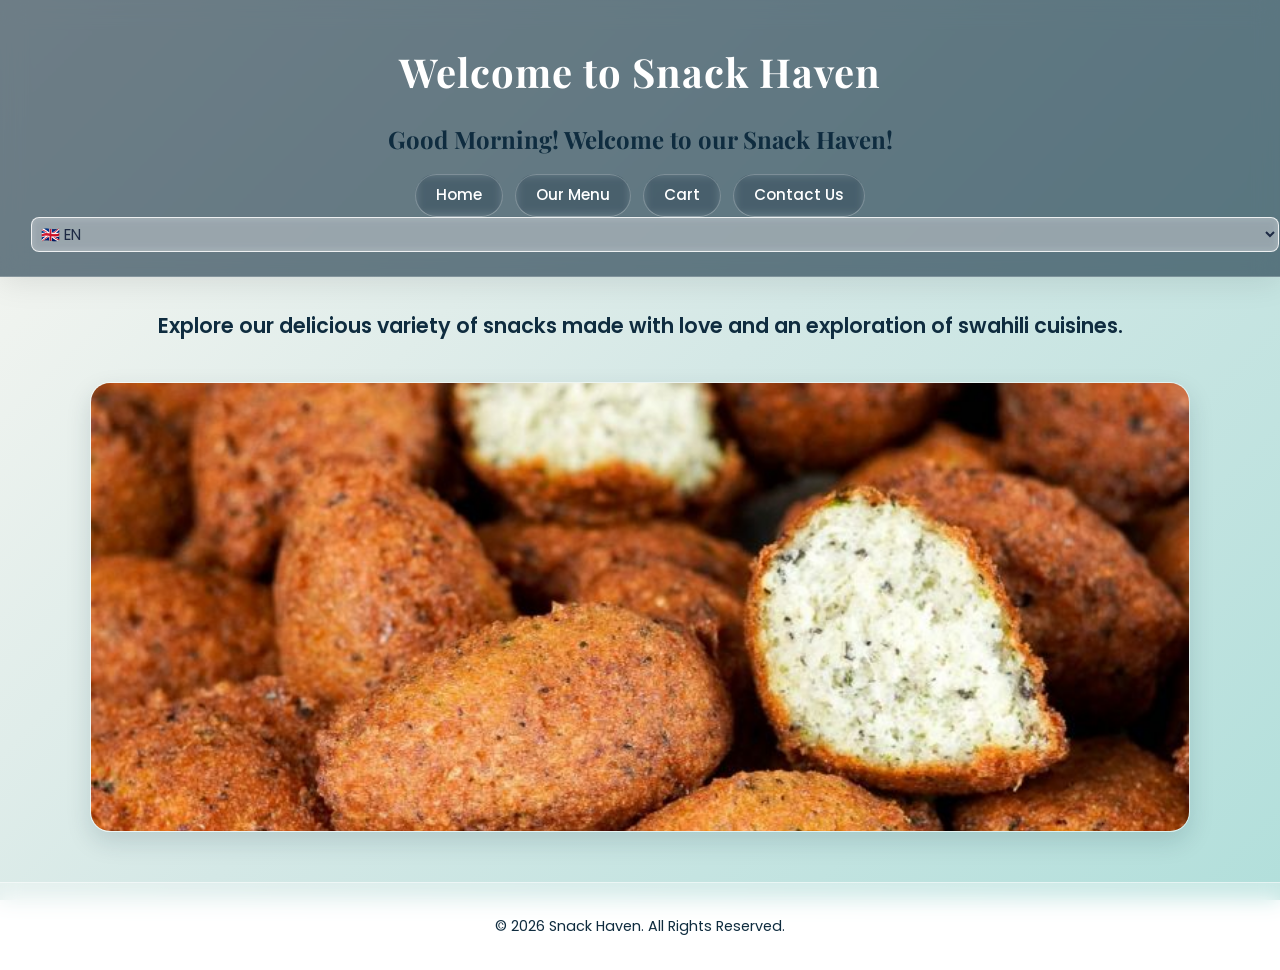
<file: index.html>
<!doctype html>
<html lang="en">
  <head>
    <meta charset="utf-8" />
    <meta name="viewport" content="width=device-width, initial-scale=1.0" />
    <title>Snack Haven | Home</title>
    <link rel="stylesheet" href="style.css" />
  </head>
  <body>
    <header>
      <h1>Welcome to Snack Haven</h1>
      <!-- Your JS greeting will inject right here -->
      <h2 id="greeting"></h2>

      <nav>
        <a href="index.html">Home</a>
        <a href="menu.html">Our Menu</a>
        <a href="cart.html">Cart</a>
        <a href="contact.html">Contact Us</a>
      </nav>

      <select id="language-selector" style="margin-left: 15px; padding: 5px">
        <option value="en">🇬🇧 EN</option>
        <option value="it">🇮🇹 IT</option>
        <option value="fr">🇫🇷 FR</option>
        <option value="de">🇩🇪 DE</option>
      </select>
    </header>

    <main>
      <section class="hero">
        <p>
          Explore our delicious variety of snacks made with love and an
          exploration of swahili cuisines.
        </p>
      </section>

      <!-- Slideshow container -->
      <section class="slideshow-container">
        <img class="slide" src="images/bajia.jpg" alt="Bajia" />
        <img class="slide" src="images/mandazi.jpg" alt="Maandazi" />
        <img class="slide" src="images/Samosa_1.jpg" alt="Pre-cooked Samosa" />
        <img class="slide" src="images/Samosa_2.jpg" alt="Cooked Samosa" />
        <img class="slide" src="images/ViaziKarai.jpg" alt="Viazi Karai" />
      </section>
    </main>

    <footer>
      <p>&copy; 2026 Snack Haven. All Rights Reserved.</p>
    </footer>

    <script src="script.js"></script>
  </body>
</html>
</file>
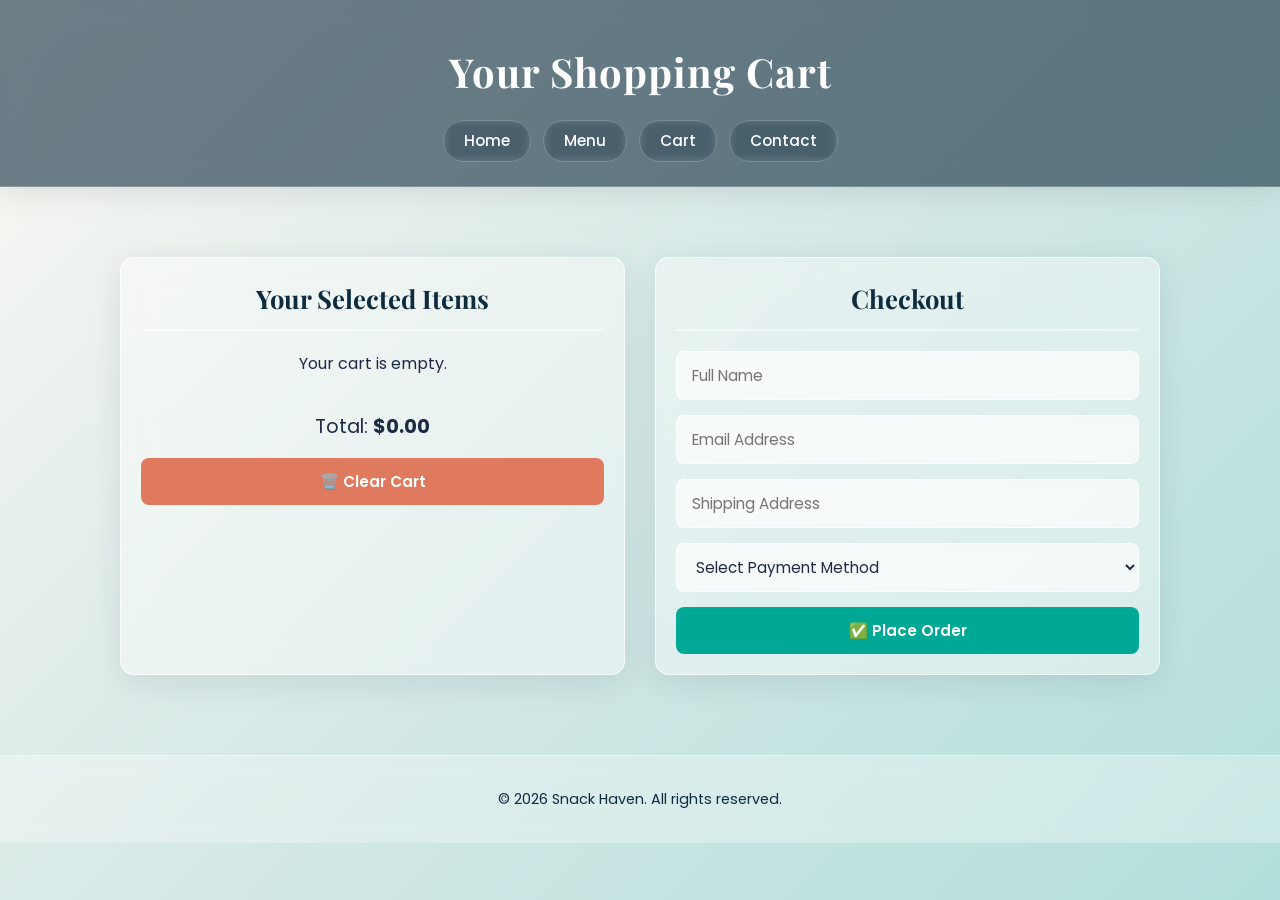
<file: cart.html>
<!doctype html>
<html lang="en">
  <head>
    <meta charset="UTF-8" />
    <meta name="viewport" content="width=device-width, initial-scale=1.0" />
    <title>Shopping Cart - Snack Haven</title>
    <link rel="stylesheet" href="style.css" />
  </head>
  <body>
    <header>
      <h1>Your Shopping Cart</h1>
      <nav>
        <a href="index.html">Home</a>
        <a href="menu.html">Menu</a>
        <a href="cart.html">Cart</a>
        <a href="contact.html">Contact</a>
      </nav>
    </header>

    <main class="cart-wrapper">
      <!-- Cart Items Panel -->
      <div class="cart-section">
        <h2>Your Selected Items</h2>
        <div id="cart-items"></div>
        <p style="font-size: 1.2rem; margin-top: 15px">
          Total: <strong>$<span id="cart-total">0.00</span></strong>
        </p>
        <button class="clear-cart-btn" onclick="clearCart()">
          🗑️ Clear Cart
        </button>
      </div>

      <!-- Checkout Form Panel -->
      <div class="checkout-section">
        <h2>Checkout</h2>
        <form id="checkout-form">
          <input type="text" placeholder="Full Name" required id="name" />
          <input type="email" placeholder="Email Address" required id="email" />
          <input
            type="text"
            placeholder="Shipping Address"
            required
            id="address"
          />

          <select id="payment-method" required>
            <option value="" disabled selected>Select Payment Method</option>
            <option value="credit-card">💳 Credit Card</option>
            <option value="mobile-money">📱 Mobile Money (M-Pesa)</option>
            <option value="pay-pal">🅿️ PayPal</option>
            <option value="cash-on-delivery">💵 Cash On Delivery</option>
          </select>

          <button type="submit">✅ Place Order</button>
        </form>
        <div id="checkout-response"></div>
      </div>
    </main>

    <footer>
      <p>&copy; 2026 Snack Haven. All rights reserved.</p>
    </footer>

    <script src="script.js"></script>
  </body>
</html>
</file>
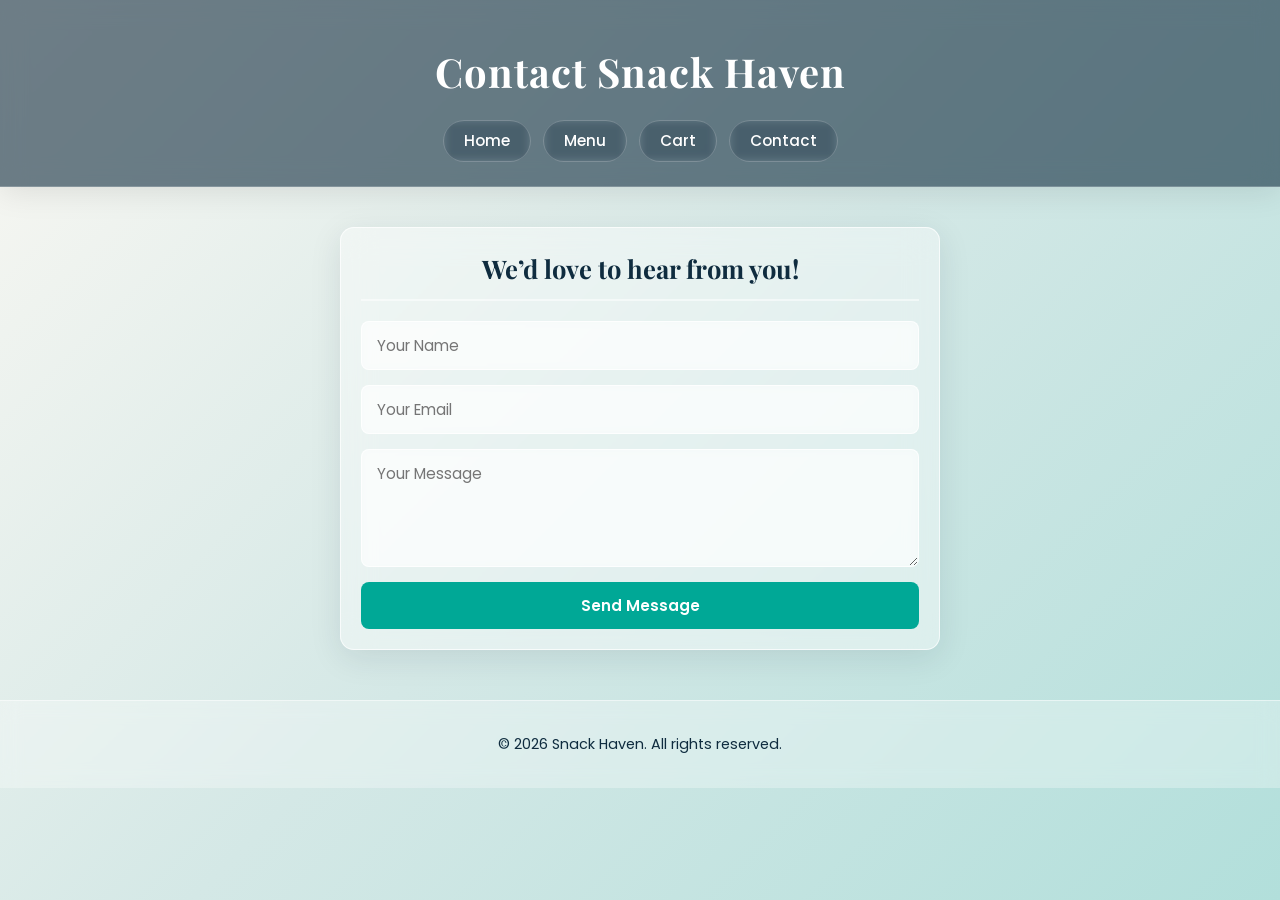
<file: contact.html>
<!doctype html>
<html lang="en">
  <head>
    <meta charset="utf-8" />
    <meta name="viewport" content="width=device-width, initial-scale=1.0" />
    <link rel="stylesheet" href="style.css" />
    <title>Contact Us - Snack Haven</title>
  </head>
  <body>
    <header>
      <h1>Contact Snack Haven</h1>
      <nav>
        <a href="index.html">Home</a>
        <a href="menu.html">Menu</a>
        <a href="cart.html">Cart</a>
        <a href="contact.html">Contact</a>
      </nav>
    </header>

    <main>
      <section id="contact">
        <h2>We’d love to hear from you!</h2>
        <form id="contactForm">
          <input type="text" placeholder="Your Name" required id="name" />
          <input type="email" placeholder="Your Email" required id="email" />
          <textarea
            placeholder="Your Message"
            rows="4"
            required
            id="message"
          ></textarea>
          <button type="submit" id="submitBtn">Send Message</button>
        </form>
        <p id="contact-response"></p>
      </section>
    </main>

    <footer>
      <p>&copy; 2026 Snack Haven. All rights reserved.</p>
    </footer>
    <script src="script.js"></script>
  </body>
</html>
</file>
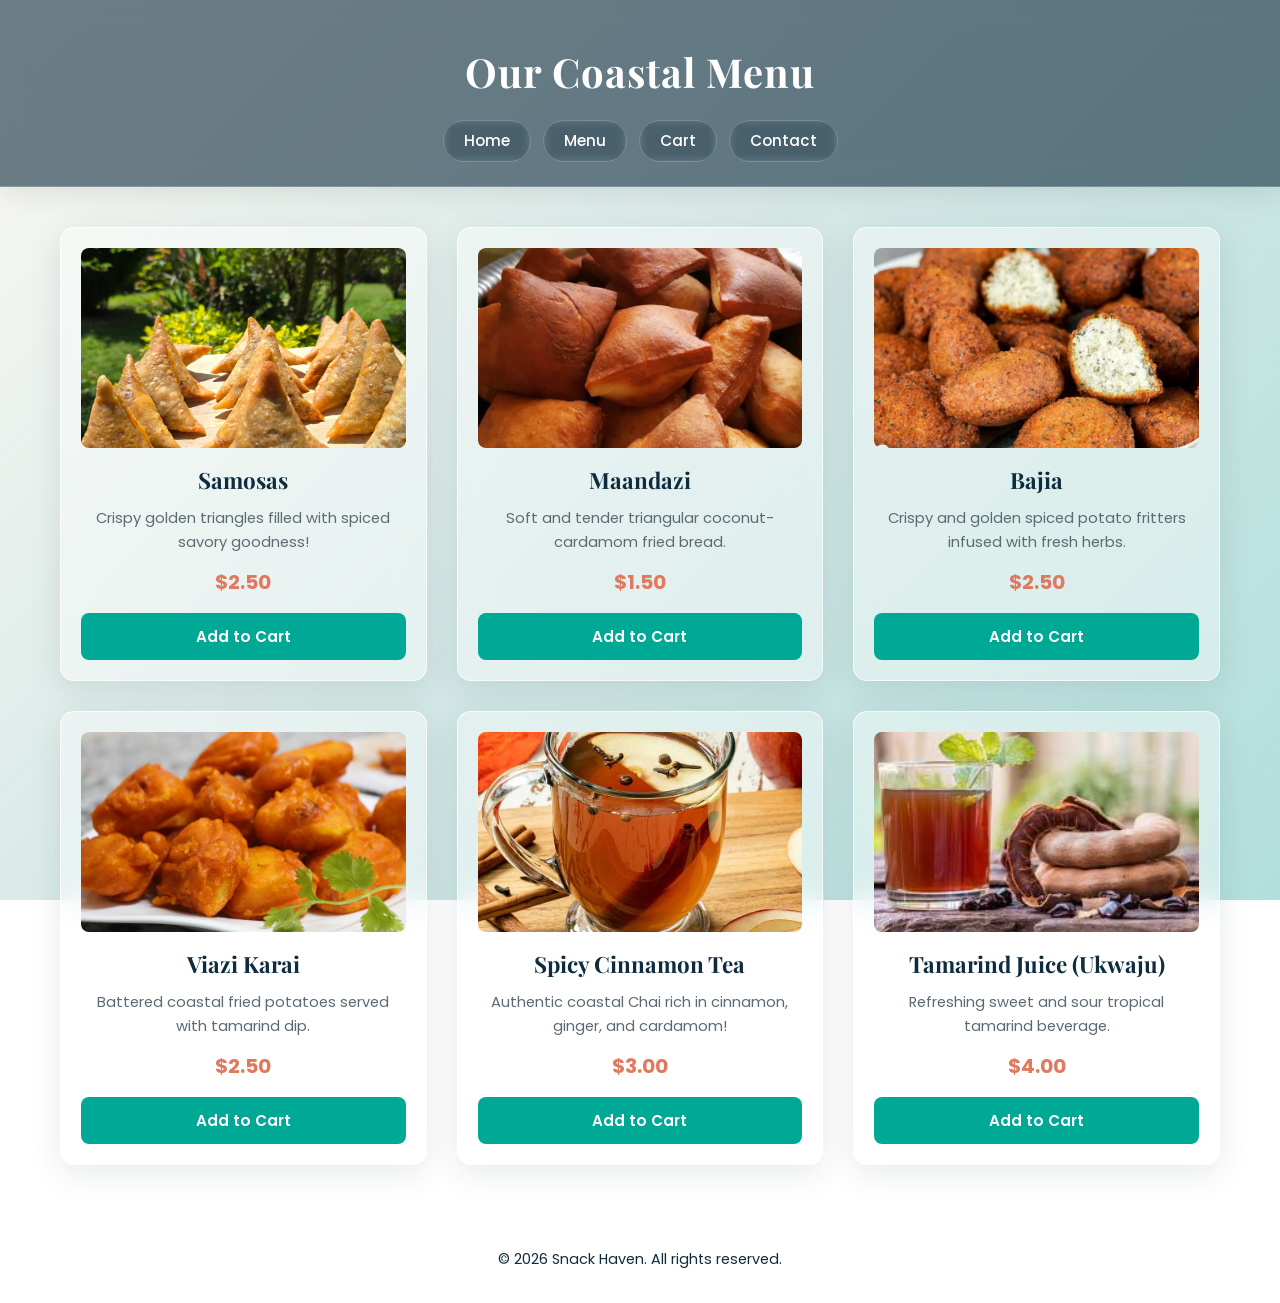
<file: menu.html>
<!doctype html>
<html lang="en">
  <head>
    <meta charset="UTF-8" />
    <meta name="viewport" content="width=device-width, initial-scale=1.0" />
    <title>Menu - Snack Haven</title>
    <link rel="stylesheet" href="style.css" />
  </head>
  <body class="menu-page">
    <header>
      <h1>Our Coastal Menu</h1>
      <nav>
        <a href="index.html">Home</a>
        <a href="menu.html">Menu</a>
        <a href="cart.html">Cart</a>
        <a href="contact.html">Contact</a>
      </nav>
    </header>

    <main class="menu-container">
      <section class="menu-grid">
        <div class="menu-card">
          <img src="images/Samosa_1.jpg" alt="Samosa" />
          <h2>Samosas</h2>
          <p>Crispy golden triangles filled with spiced savory goodness!</p>
          <p class="price">$2.50</p>
          <button onclick="addToCart('Samosa', 2.5, 'images/Samosa_1.jpg')">
            Add to Cart
          </button>
        </div>

        <div class="menu-card">
          <img src="images/mandazi.jpg" alt="Maandazi" />
          <h2>Maandazi</h2>
          <p>Soft and tender triangular coconut-cardamom fried bread.</p>
          <p class="price">$1.50</p>
          <button onclick="addToCart('Maandazi', 1.5, 'images/mandazi.jpg')">
            Add to Cart
          </button>
        </div>

        <div class="menu-card">
          <img src="images/bajia.jpg" alt="Bajia" />
          <h2>Bajia</h2>
          <p>
            Crispy and golden spiced potato fritters infused with fresh herbs.
          </p>
          <p class="price">$2.50</p>
          <button onclick="addToCart('Bajia', 2.5, 'images/bajia.jpg')">
            Add to Cart
          </button>
        </div>

        <div class="menu-card">
          <img src="images/ViaziKarai.jpg" alt="Viazi Karai" />
          <h2>Viazi Karai</h2>
          <p>Battered coastal fried potatoes served with tamarind dip.</p>
          <p class="price">$2.50</p>
          <button
            onclick="addToCart('Viazi Karai', 2.5, 'images/ViaziKarai.jpg')"
          >
            Add to Cart
          </button>
        </div>

        <div class="menu-card">
          <img src="images/spicy_Tea.jpg" alt="Spicy Tea" />
          <h2>Spicy Cinnamon Tea</h2>
          <p>Authentic coastal Chai rich in cinnamon, ginger, and cardamom!</p>
          <p class="price">$3.00</p>
          <button
            onclick="
              addToCart('Spicy Cinnamon Tea', 3.0, 'images/spicy_Tea.jpg')
            "
          >
            Add to Cart
          </button>
        </div>

        <div class="menu-card">
          <img src="images/image_Tamarind.jpg" alt="Tamarind Juice" />
          <h2>Tamarind Juice (Ukwaju)</h2>
          <p>Refreshing sweet and sour tropical tamarind beverage.</p>
          <p class="price">$4.00</p>
          <button
            onclick="
              addToCart('Tamarind Juice', 4.0, 'images/image_Tamarind.jpg')
            "
          >
            Add to Cart
          </button>
        </div>
      </section>
    </main>

    <footer>
      <p>&copy; 2026 Snack Haven. All rights reserved.</p>
    </footer>

    <script src="script.js"></script>
  </body>
</html>
</file>
<file: style.css>
/* ==========================================================================
   Snack Haven - Modern Swahili Coastal Stylesheet (Sea Glass Edition)
   ========================================================================== */

@import url("https://fonts.googleapis.com/css2?family=Playfair+Display:ital,wght@0,600;0,700;1,400&family=Poppins:wght@300;400;500;600;700&display=swap");

/* CSS Variables */
:root {
  --ocean-navy: #0f2c3f; /* Deep Indian Ocean blue */
  --lagoon-teal: #00a896; /* Tropical lagoon teal */
  --lagoon-hover: #028090; /* Darker teal hover state */
  --sand-bg: #fbf8f3; /* Warm coastal sand background */
  --sunset-spice: #e07a5f; /* Swahili sunset spice orange */
  --text-main: #1d2a44; /* Primary text color */
  --text-muted: #5c6b73; /* Subtitle text color */
  --shadow-hover: 0 10px 25px rgba(15, 44, 63, 0.15);
  --radius-sm: 8px;
  --radius-md: 14px;
  --radius-lg: 20px;
}

/* Global Reset */
* {
  box-sizing: border-box;
  margin: 0;
  padding: 0;
}

/* Coastal Gradient Background */
body {
  background: linear-gradient(135deg, #fbf8f3 0%, #d4e8e6 50%, #b2dfdb 100%);
  background-attachment: fixed;
  font-family: "Poppins", sans-serif;
  color: var(--text-main);
  line-height: 1.6;
}

/* Typography */
h1,
h2,
h3 {
  font-family: "Playfair Display", serif;
  color: var(--ocean-navy);
  text-align: center;
}

/* ==============
   Header & Navigation
   ============== */
header {
  background: rgba(15, 44, 63, 0.6);
  backdrop-filter: blur(12px);
  -webkit-backdrop-filter: blur(12px);
  border-bottom: 1px solid rgba(255, 255, 255, 0.2);
  color: white;
  text-align: center;
  padding: 2.5rem 1rem 1.5rem 1rem;
  box-shadow: 0 4px 30px rgba(0, 0, 0, 0.1);
}

header h1 {
  color: #ffffff;
  font-size: 2.5rem;
  letter-spacing: 1px;
  margin-bottom: 1rem;
}

nav {
  display: flex;
  justify-content: center;
  flex-wrap: wrap;
  gap: 12px;
  margin-top: 1rem;
}

nav a {
  text-decoration: none;
  color: white;
  background-color: rgba(255, 255, 255, 0.12);
  padding: 8px 20px;
  border-radius: 30px;
  font-weight: 500;
  font-size: 0.95rem;
  backdrop-filter: blur(5px);
  border: 1px solid rgba(255, 255, 255, 0.2);
  transition: all 0.3s ease;
}

nav a:hover {
  background-color: var(--lagoon-teal);
  color: white;
  transform: translateY(-2px);
  box-shadow: 0 4px 12px rgba(0, 168, 150, 0.4);
}

/* ==============
   Homepage Slideshow
   ============== */
.slideshow-container {
  position: relative;
  max-width: 1100px;
  height: 450px;
  overflow: hidden;
  margin: 40px auto;
  border-radius: var(--radius-lg);

  /* Glass frame */
  background: rgba(255, 255, 255, 0.2);
  backdrop-filter: blur(10px);
  -webkit-backdrop-filter: blur(10px);
  border: 1px solid rgba(255, 255, 255, 0.4);
  box-shadow: var(--shadow-hover);
}

.slide {
  position: absolute;
  top: 0;
  left: 0;
  width: 100%;
  height: 100%;
  object-fit: cover;
  opacity: 0;
  transition: opacity 1.5s ease-in-out;
}

.slide.active {
  opacity: 1;
}

.hero {
  max-width: 1100px;
  margin: 2rem auto;
  text-align: center;
}

.hero p {
  font-size: 1.3rem;
  color: var(--ocean-navy);
  font-weight: 600;
}

/* ==============
   Glassmorphism Cards (Menu, Cart, Checkout, Contact)
   ============= */
.menu-container {
  max-width: 1200px;
  margin: 40px auto;
  padding: 0 20px;
}

.menu-grid {
  display: grid;
  grid-template-columns: repeat(auto-fit, minmax(280px, 1fr));
  gap: 30px;
}

.cart-wrapper {
  display: flex;
  flex-wrap: wrap;
  gap: 30px;
  justify-content: space-between;
  padding: 30px;
  max-width: 1100px;
  margin: 40px auto;
}

#contact {
  max-width: 600px;
  margin: 40px auto;
}

/* Apply Sea Glass Effect to all containers */
.menu-card,
.cart-section,
.checkout-section,
#contact {
  background: rgba(255, 255, 255, 0.4);
  backdrop-filter: blur(16px);
  -webkit-backdrop-filter: blur(16px);
  border: 1px solid rgba(255, 255, 255, 0.7);
  padding: 20px;
  border-radius: var(--radius-md);
  box-shadow: 0 8px 32px rgba(15, 44, 63, 0.1);
  text-align: center;
  display: flex;
  flex-direction: column;
  transition:
    transform 0.3s ease,
    box-shadow 0.3s ease;
}

.cart-section,
.checkout-section {
  flex: 1;
  min-width: 320px;
}

.menu-card:hover {
  transform: translateY(-6px);
  box-shadow: var(--shadow-hover);
}

.menu-card img {
  width: 100%;
  height: 200px;
  object-fit: cover;
  border-radius: var(--radius-sm);
  margin-bottom: 15px;
}

.menu-card h2 {
  font-size: 1.4rem;
  margin-bottom: 8px;
}

.menu-card p {
  font-size: 0.92rem;
  color: var(--text-muted);
  margin-bottom: 12px;
}

.menu-card p.price {
  font-size: 1.25rem;
  font-weight: 700;
  color: var(--sunset-spice);
  margin-bottom: 15px;
}

.cart-section h2,
.checkout-section h2,
#contact h2 {
  margin-bottom: 20px;
  color: var(--ocean-navy);
  border-bottom: 2px solid rgba(255, 255, 255, 0.5);
  padding-bottom: 10px;
  font-size: 1.6rem;
}

/* ==============
   Cart Items Styling
   ============= */
#cart-items {
  max-height: 400px;
  overflow-y: auto;
  margin-bottom: 20px;
}

.cart-item {
  display: flex;
  align-items: center;
  gap: 15px;
  margin-bottom: 15px;
  border-bottom: 1px solid rgba(255, 255, 255, 0.5);
  padding-bottom: 12px;
}

.cart-image {
  width: 65px;
  height: 65px;
  object-fit: cover;
  border-radius: var(--radius-sm);
}

.cart-details {
  flex: 1;
  text-align: left;
}

.cart-details p {
  margin: 2px 0;
  font-size: 0.95rem;
}

/* ==============
   Buttons & Glass Inputs
   ============= */
button,
.menu-card button {
  background-color: var(--lagoon-teal);
  color: white;
  padding: 12px 20px;
  border: none;
  border-radius: var(--radius-sm);
  cursor: pointer;
  font-weight: 600;
  font-size: 0.95rem;
  font-family: "Poppins", sans-serif;
  transition:
    background-color 0.3s ease,
    transform 0.2s ease;
  width: 100%;
  margin-top: auto;
}

button:hover,
.menu-card button:hover {
  background-color: var(--lagoon-hover);
  transform: translateY(-1px);
}

.remove-btn {
  background-color: #e74c3c;
  padding: 6px 12px;
  font-size: 0.8rem;
  width: auto;
}

.remove-btn:hover {
  background-color: #c0392b;
}

.clear-cart-btn {
  background-color: var(--sunset-spice);
  margin-top: 15px;
}

.clear-cart-btn:hover {
  background-color: #d0694e;
}

/* Glass Inputs */
input,
textarea,
select {
  background: rgba(255, 255, 255, 0.5);
  backdrop-filter: blur(4px);
  border: 1px solid rgba(255, 255, 255, 0.8);
  padding: 12px 15px;
  border-radius: var(--radius-sm);
  width: 100%;
  font-family: "Poppins", sans-serif;
  font-size: 0.95rem;
  color: var(--text-main);
  outline: none;
  transition: all 0.3s ease;
}

input:focus,
textarea:focus,
select:focus {
  background: rgba(255, 255, 255, 0.8);
  border-color: var(--lagoon-teal);
  box-shadow: 0 0 0 3px rgba(0, 168, 150, 0.15);
}

.checkout-section form,
#contactForm {
  display: flex;
  flex-direction: column;
  gap: 15px;
}

/* ==============
   Footer
   ============= */
footer {
  text-align: center;
  padding: 2rem 0;
  margin-top: 50px;
  font-size: 0.9rem;
  color: var(--ocean-navy);
  background: rgba(255, 255, 255, 0.3);
  backdrop-filter: blur(10px);
  -webkit-backdrop-filter: blur(10px);
  border-top: 1px solid rgba(255, 255, 255, 0.5);
}

/* Responsive Media Queries */
@media (max-width: 768px) {
  nav {
    flex-direction: row;
    gap: 8px;
  }

  nav a {
    padding: 6px 14px;
    font-size: 0.85rem;
  }

  .cart-wrapper {
    padding: 15px;
    margin: 20px auto;
  }
}
/* Toast Notification */
#toast {
  visibility: hidden;
  min-width: 250px;
  background-color: #333;
  color: #fff;
  text-align: center;
  border-radius: 8px;
  padding: 16px;
  position: fixed;
  z-index: 1000;
  left: 50%;
  bottom: 30px;
  transform: translateX(-50%);
  font-size: 16px;
  opacity: 0;
  transition:
    opacity 0.5s,
    bottom 0.5s;
}

#toast.show {
  visibility: visible;
  opacity: 1;
  bottom: 50px; /* Slides up slightly */
}
</file>
